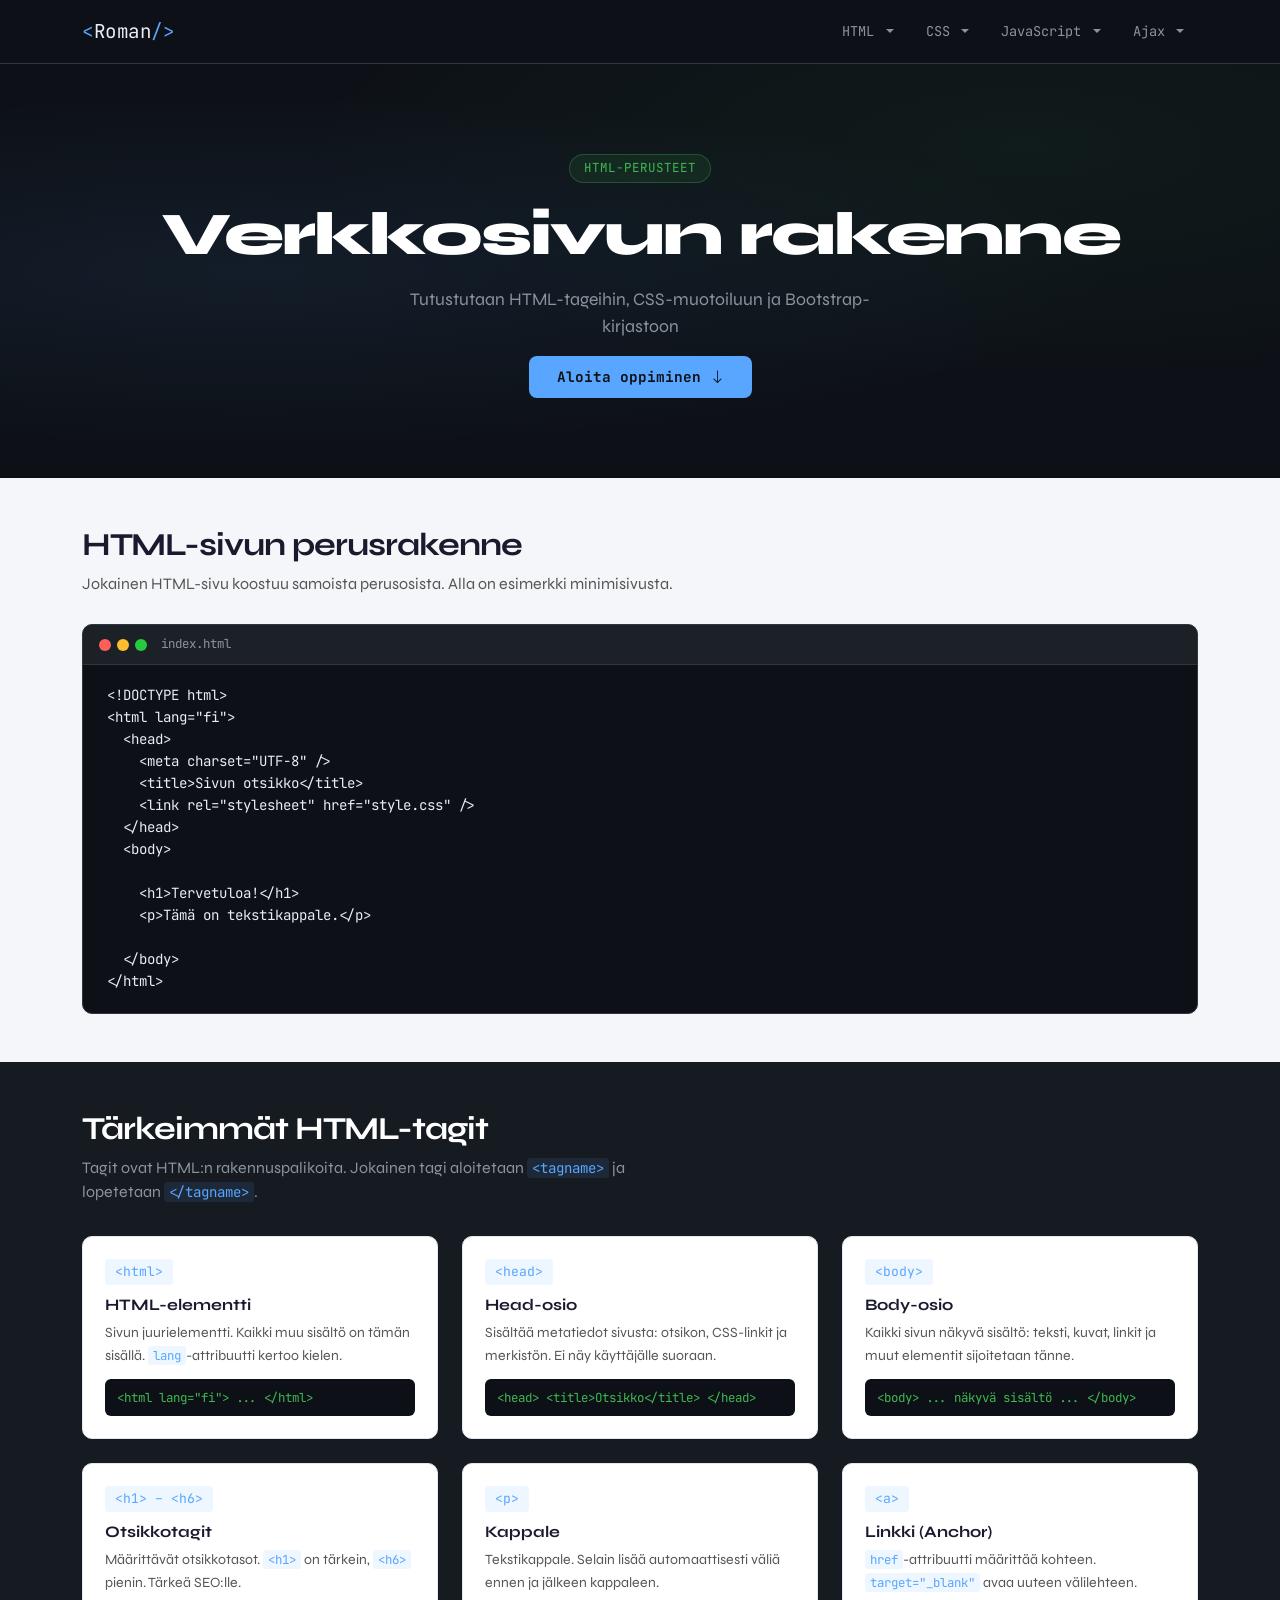
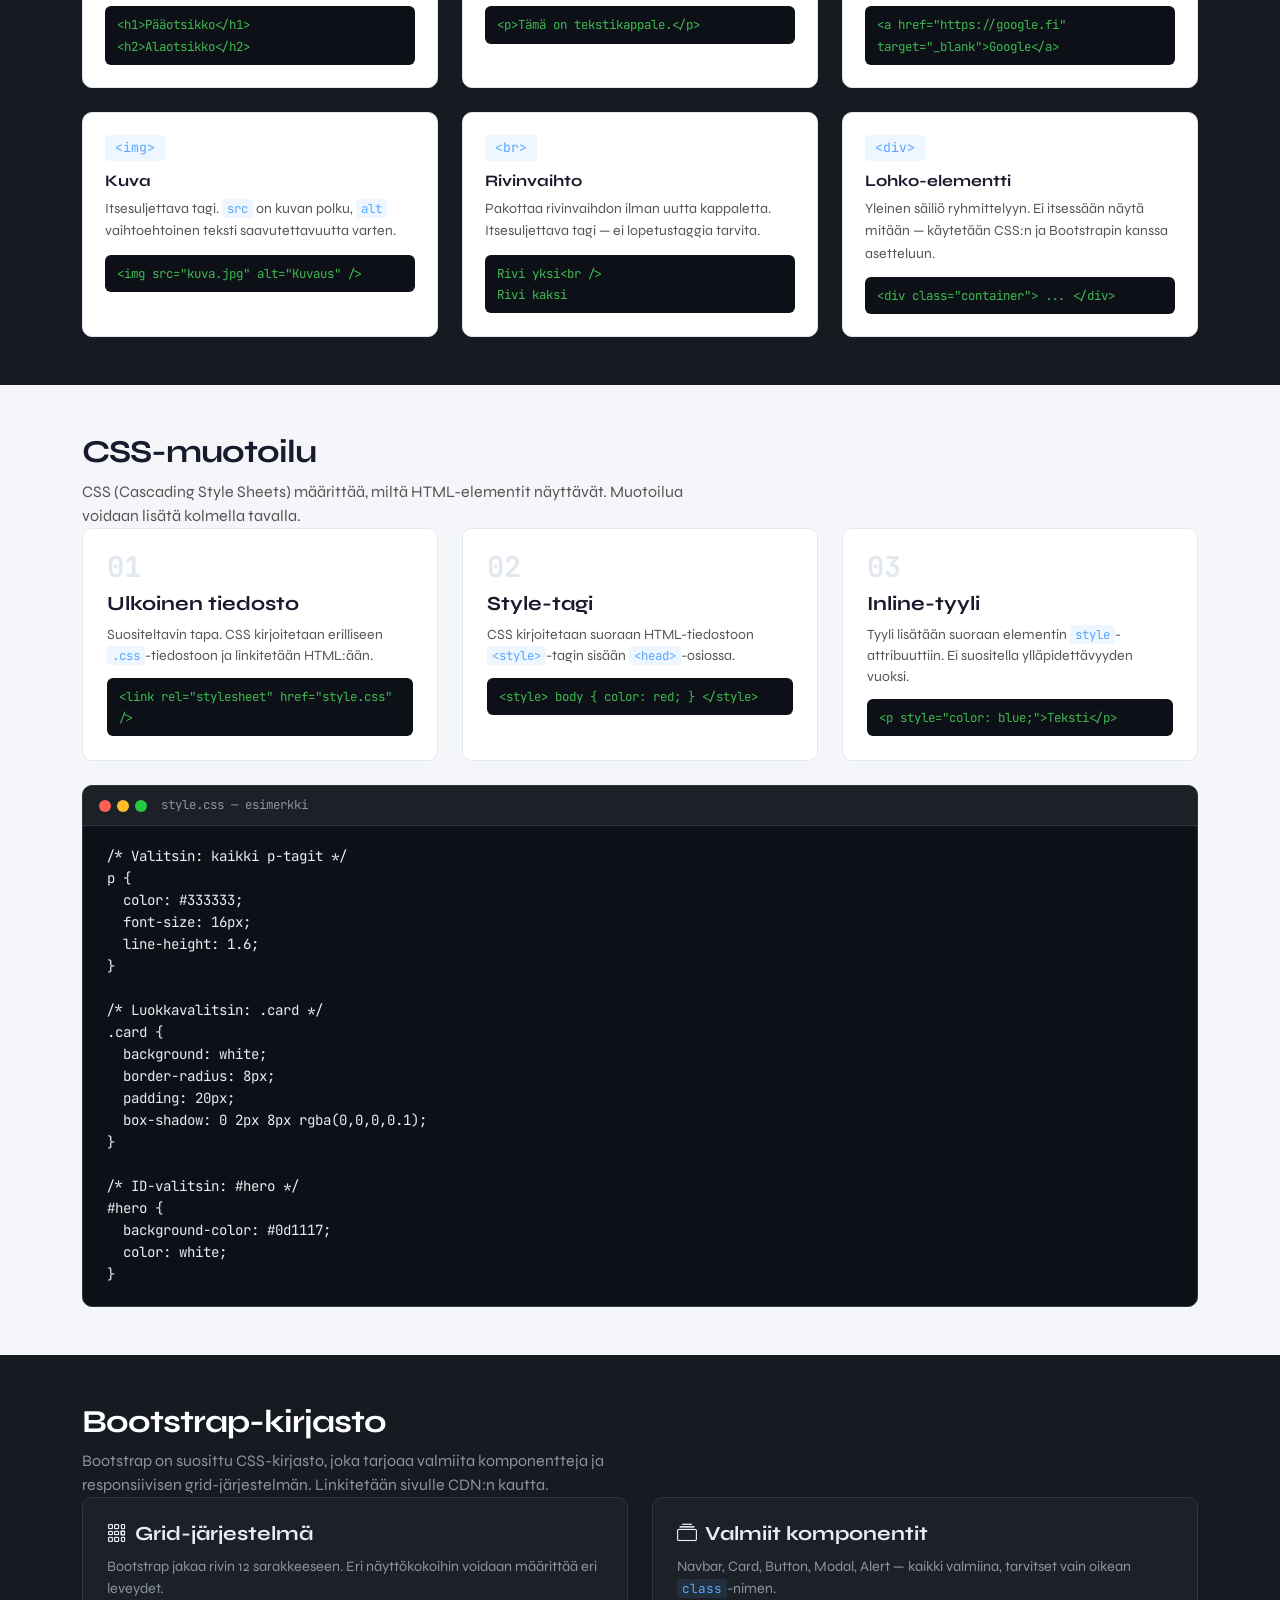
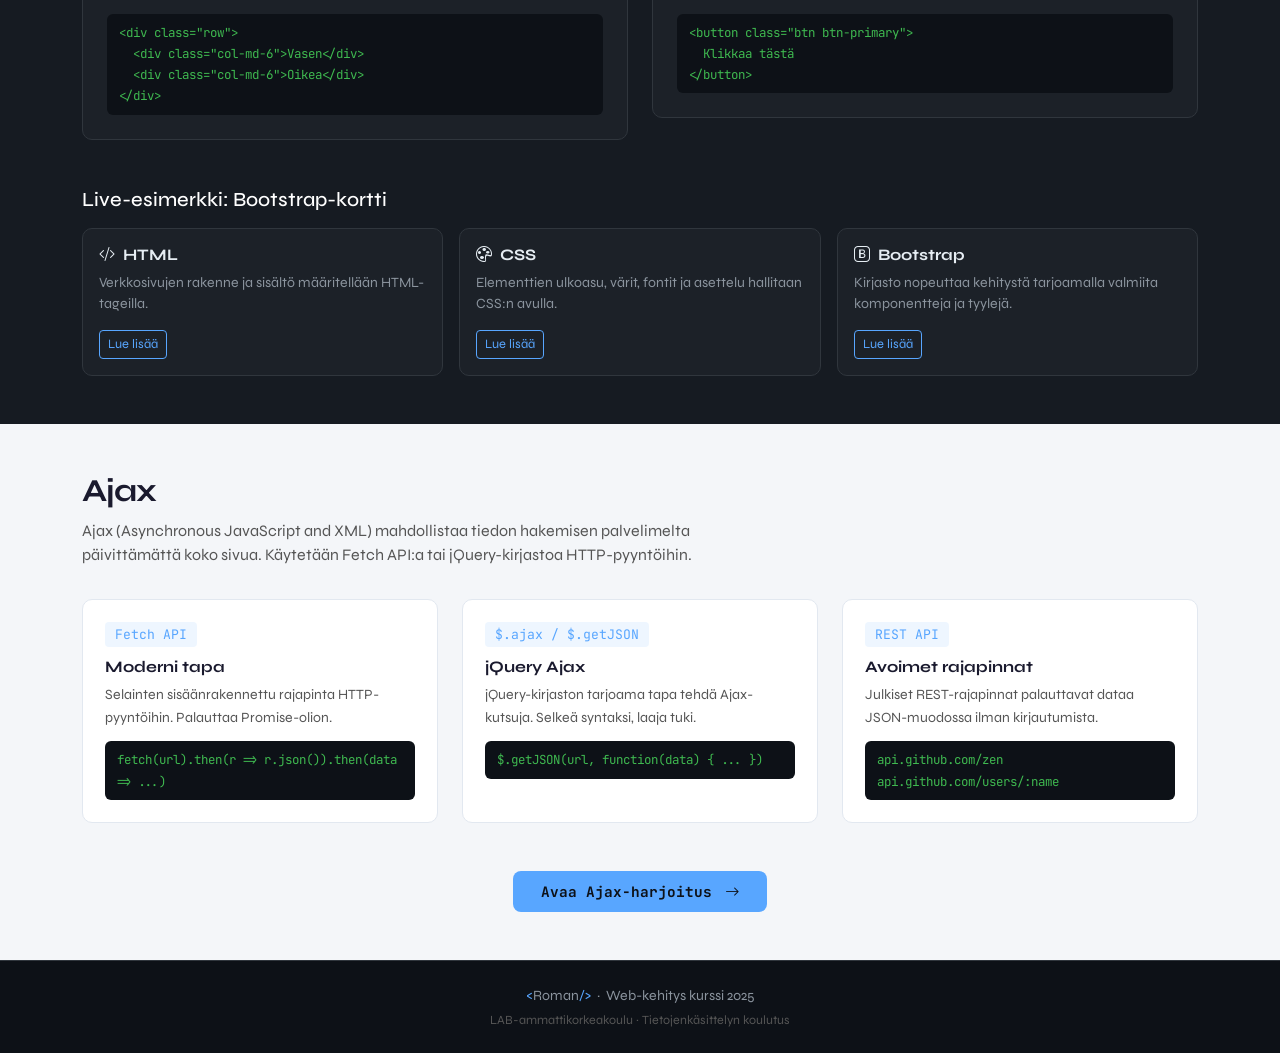
<file: index.html>
<!DOCTYPE html>
<html lang="fi">

<head>
    <meta charset="UTF-8" />
    <meta name="viewport" content="width=device-width, initial-scale=1.0" />
    <title>HTML-perusteet | Web-kehitys kurssi</title>
    <link href="https://cdn.jsdelivr.net/npm/bootstrap@5.3.3/dist/css/bootstrap.min.css" rel="stylesheet" />
    <link href="https://cdn.jsdelivr.net/npm/bootstrap-icons@1.11.3/font/bootstrap-icons.css" rel="stylesheet" />
    <link
        href="https://fonts.googleapis.com/css2?family=JetBrains+Mono:wght@400;700&family=Syne:wght@400;700;800&display=swap"
        rel="stylesheet" />
    <link rel="stylesheet" href="style.css" />
</head>

<body>

    <nav class="navbar navbar-expand-lg sticky-top" id="mainNav">
        <div class="container">
            <a class="navbar-brand" href="#">
                <span class="brand-tag">&lt;</span>Roman<span class="brand-tag">/&gt;</span>
            </a>
            <button class="navbar-toggler" type="button" data-bs-toggle="collapse" data-bs-target="#navMenu">
                <span class="navbar-toggler-icon"></span>
            </button>
            <div class="collapse navbar-collapse" id="navMenu">
                <ul class="navbar-nav ms-auto gap-1">
                    <li class="nav-item dropdown">
                        <a class="nav-link dropdown-toggle" href="#" role="button" data-bs-toggle="dropdown"
                            aria-expanded="false">
                            HTML
                        </a>
                        <ul class="dropdown-menu dropdown-menu-end">
                            <li>
                                <a class="dropdown-item" href="HTML5/html/index.html" target="_blank">
                                    Tehtävä 1 - HTML
                                </a>
                            </li>
                            <li>
                                <a class="dropdown-item" href="HTML5/lomake/index.html" target="_blank">
                                    Tehtävä 2 - Lomaketehtävä
                                </a>
                            </li>
                            <!-- <li>
                                <hr class="dropdown-divider">
                            </li> -->
                        </ul>
                    </li>
                    <li class="nav-item dropdown">
                        <a class="nav-link dropdown-toggle" href="#" role="button" data-bs-toggle="dropdown"
                            aria-expanded="false">
                            CSS
                        </a>
                        <ul class="dropdown-menu dropdown-menu-end">
                            <li>
                                <a class="dropdown-item" href="CSS3/css_osa_1/kurssit/index.html" target="_blank">
                                    Tehtävä 1 - HTML
                                </a>
                            </li>
                            <li>
                                <a class="dropdown-item" href="CSS3/css_osa_1/lomake/index.html" target="_blank">
                                    Tehtävä 2 - Lomaketehtävä
                                </a>
                            </li>
                            <!-- <li>
                                <hr class="dropdown-divider">
                            </li> -->
                        </ul>
                    </li>
                    <li class="nav-item dropdown">
                        <a class="nav-link dropdown-toggle" href="#" role="button" data-bs-toggle="dropdown"
                            aria-expanded="false">
                            JavaScript
                        </a>
                        <ul class="dropdown-menu dropdown-menu-end">
                            <li>
                                <a class="dropdown-item" href="JavaScript/javaScriptiin_tutustuminen/index.html"
                                    target="_blank">
                                    Tehtävä 1 - JavaScriptiin tutustuminen
                                </a>
                            </li>
                            <li>
                                <a class="dropdown-item" href="JavaScript/osoite_kartalla/index.html" target="_blank">
                                    Tehtävä 2 - Osoite kartalla
                                </a>
                            </li>
                            <li>
                                <a class="dropdown-item" href="JavaScript/yksinkertainen_laskin/index.html"
                                    target="_blank">
                                    Tehtävä 3 - Yksinkertainen laskin
                                </a>
                            </li>
                            <li>
                                <a class="dropdown-item" href="JavaScript/vaihtuvasisältöinen_mediaelementti/index.html"
                                    target="_blank">
                                    Tehtävä 4 - Vaihtuvasisältöinen mediaelementti
                                </a>
                            </li>
                            <li>
                                <a class="dropdown-item" href="JavaScript/vaihtaminen_lista/index.html" target="_blank">
                                    Tehtävä 5 - Näytä lista tai ruudukko
                                </a>
                            </li>
                        </ul>
                    </li>
                    <li class="nav-item dropdown">
                        <a class="nav-link dropdown-toggle" href="#" role="button" data-bs-toggle="dropdown"
                            aria-expanded="false">
                            Ajax
                        </a>
                        <ul class="dropdown-menu dropdown-menu-end">
                            <li>
                                <a class="dropdown-item" href="Ajax/ajax_harjoitus/index.html" target="_blank">
                                    Tehtävä 1 - Ajax-harjoitus (GitHub API)
                                </a>
                            </li>
                        </ul>
                    </li>
                </ul>

            </div>
        </div>
    </nav>

    <header class="hero-section">
        <div class="container text-center">
            <div class="hero-badge mb-3">HTML-perusteet</div>
            <h1 class="hero-title">Verkkosivun rakenne</h1>
            <p class="hero-sub">
                Tutustutaan HTML-tageihin, CSS-muotoiluun ja Bootstrap-kirjastoon
            </p>
            <a href="#tags" class="btn btn-hero mt-3">
                Aloita oppiminen <i class="bi bi-arrow-down"></i>
            </a>
        </div>
    </header>

    <section class="section-light py-5" id="structure">
        <div class="container">
            <h2 class="section-title">HTML-sivun perusrakenne</h2>
            <p class="section-sub">
                Jokainen HTML-sivu koostuu samoista perusosista. Alla on esimerkki minimisivusta.
            </p>
            <div class="code-block">
                <div class="code-header">
                    <span class="dot red"></span><span class="dot yellow"></span><span class="dot green"></span>
                    <span class="code-filename">index.html</span>
                </div>
                <pre><code>&lt;!DOCTYPE html&gt;
&lt;html lang="fi"&gt;
  &lt;head&gt;
    &lt;meta charset="UTF-8" /&gt;
    &lt;title&gt;Sivun otsikko&lt;/title&gt;
    &lt;link rel="stylesheet" href="style.css" /&gt;
  &lt;/head&gt;
  &lt;body&gt;

    &lt;h1&gt;Tervetuloa!&lt;/h1&gt;
    &lt;p&gt;Tämä on tekstikappale.&lt;/p&gt;

  &lt;/body&gt;
&lt;/html&gt;</code></pre>
            </div>
        </div>
    </section>

    <section class="section-dark py-5" id="tags">
        <div class="container">
            <h2 class="section-title light">Tärkeimmät HTML-tagit</h2>
            <p class="section-sub light">
                Tagit ovat HTML:n rakennuspalikoita. Jokainen tagi aloitetaan
                <code>&lt;tagname&gt;</code> ja lopetetaan <code>&lt;/tagname&gt;</code>.
            </p>

            <div class="row g-4 mt-2">

                <div class="col-md-6 col-lg-4">
                    <div class="tag-card">
                        <div class="tag-label">&lt;html&gt;</div>
                        <h5 class="tag-name">HTML-elementti</h5>
                        <p>Sivun juurielementti. Kaikki muu sisältö on tämän sisällä. <code>lang</code>-attribuutti
                            kertoo kielen.</p>
                        <div class="tag-example">&lt;html lang="fi"&gt; ... &lt;/html&gt;</div>
                    </div>
                </div>

                <div class="col-md-6 col-lg-4">
                    <div class="tag-card">
                        <div class="tag-label">&lt;head&gt;</div>
                        <h5 class="tag-name">Head-osio</h5>
                        <p>Sisältää metatiedot sivusta: otsikon, CSS-linkit ja merkistön. Ei näy käyttäjälle suoraan.
                        </p>
                        <div class="tag-example">&lt;head&gt; &lt;title&gt;Otsikko&lt;/title&gt; &lt;/head&gt;</div>
                    </div>
                </div>

                <div class="col-md-6 col-lg-4">
                    <div class="tag-card">
                        <div class="tag-label">&lt;body&gt;</div>
                        <h5 class="tag-name">Body-osio</h5>
                        <p>Kaikki sivun näkyvä sisältö: teksti, kuvat, linkit ja muut elementit sijoitetaan tänne.</p>
                        <div class="tag-example">&lt;body&gt; ... näkyvä sisältö ... &lt;/body&gt;</div>
                    </div>
                </div>

                <div class="col-md-6 col-lg-4">
                    <div class="tag-card">
                        <div class="tag-label">&lt;h1&gt; – &lt;h6&gt;</div>
                        <h5 class="tag-name">Otsikkotagit</h5>
                        <p>Määrittävät otsikkotasot. <code>&lt;h1&gt;</code> on tärkein, <code>&lt;h6&gt;</code> pienin.
                            Tärkeä SEO:lle.</p>
                        <div class="tag-example">&lt;h1&gt;Pääotsikko&lt;/h1&gt;<br>&lt;h2&gt;Alaotsikko&lt;/h2&gt;
                        </div>
                    </div>
                </div>

                <div class="col-md-6 col-lg-4">
                    <div class="tag-card">
                        <div class="tag-label">&lt;p&gt;</div>
                        <h5 class="tag-name">Kappale</h5>
                        <p>Tekstikappale. Selain lisää automaattisesti väliä ennen ja jälkeen kappaleen.</p>
                        <div class="tag-example">&lt;p&gt;Tämä on tekstikappale.&lt;/p&gt;</div>
                    </div>
                </div>

                <div class="col-md-6 col-lg-4">
                    <div class="tag-card">
                        <div class="tag-label">&lt;a&gt;</div>
                        <h5 class="tag-name">Linkki (Anchor)</h5>
                        <p><code>href</code>-attribuutti määrittää kohteen. <code>target="_blank"</code> avaa uuteen
                            välilehteen.</p>
                        <div class="tag-example">&lt;a href="https://google.fi" target="_blank"&gt;Google&lt;/a&gt;
                        </div>
                    </div>
                </div>

                <div class="col-md-6 col-lg-4">
                    <div class="tag-card">
                        <div class="tag-label">&lt;img&gt;</div>
                        <h5 class="tag-name">Kuva</h5>
                        <p>Itsesuljettava tagi. <code>src</code> on kuvan polku, <code>alt</code> vaihtoehtoinen teksti
                            saavutettavuutta varten.</p>
                        <div class="tag-example">&lt;img src="kuva.jpg" alt="Kuvaus" /&gt;</div>
                    </div>
                </div>

                <div class="col-md-6 col-lg-4">
                    <div class="tag-card">
                        <div class="tag-label">&lt;br&gt;</div>
                        <h5 class="tag-name">Rivinvaihto</h5>
                        <p>Pakottaa rivinvaihdon ilman uutta kappaletta. Itsesuljettava tagi — ei lopetustaggia tarvita.
                        </p>
                        <div class="tag-example">Rivi yksi&lt;br /&gt;<br>Rivi kaksi</div>
                    </div>
                </div>

                <div class="col-md-6 col-lg-4">
                    <div class="tag-card">
                        <div class="tag-label">&lt;div&gt;</div>
                        <h5 class="tag-name">Lohko-elementti</h5>
                        <p>Yleinen säiliö ryhmittelyyn. Ei itsessään näytä mitään — käytetään CSS:n ja Bootstrapin
                            kanssa asetteluun.</p>
                        <div class="tag-example">&lt;div class="container"&gt; ... &lt;/div&gt;</div>
                    </div>
                </div>

            </div>
        </div>
    </section>

    <section class="section-light py-5" id="css">
        <div class="container">
            <h2 class="section-title">CSS-muotoilu</h2>
            <p class="section-sub">
                CSS (Cascading Style Sheets) määrittää, miltä HTML-elementit näyttävät.
                Muotoilua voidaan lisätä kolmella tavalla.
            </p>

            <div class="row g-4">
                <div class="col-md-4">
                    <div class="css-method-card">
                        <div class="method-number">01</div>
                        <h5>Ulkoinen tiedosto</h5>
                        <p>Suositeltavin tapa. CSS kirjoitetaan erilliseen <code>.css</code>-tiedostoon ja linkitetään
                            HTML:ään.</p>
                        <div class="tag-example">&lt;link rel="stylesheet" href="style.css" /&gt;</div>
                    </div>
                </div>
                <div class="col-md-4">
                    <div class="css-method-card">
                        <div class="method-number">02</div>
                        <h5>Style-tagi</h5>
                        <p>CSS kirjoitetaan suoraan HTML-tiedostoon <code>&lt;style&gt;</code>-tagin sisään
                            <code>&lt;head&gt;</code>-osiossa.
                        </p>
                        <div class="tag-example">&lt;style&gt; body { color: red; } &lt;/style&gt;</div>
                    </div>
                </div>
                <div class="col-md-4">
                    <div class="css-method-card">
                        <div class="method-number">03</div>
                        <h5>Inline-tyyli</h5>
                        <p>Tyyli lisätään suoraan elementin <code>style</code>-attribuuttiin. Ei suositella
                            ylläpidettävyyden vuoksi.</p>
                        <div class="tag-example">&lt;p style="color: blue;"&gt;Teksti&lt;/p&gt;</div>
                    </div>
                </div>
            </div>

            <div class="code-block mt-4">
                <div class="code-header">
                    <span class="dot red"></span><span class="dot yellow"></span><span class="dot green"></span>
                    <span class="code-filename">style.css — esimerkki</span>
                </div>
                <pre><code>/* Valitsin: kaikki p-tagit */
p {
  color: #333333;
  font-size: 16px;
  line-height: 1.6;
}

/* Luokkavalitsin: .card */
.card {
  background: white;
  border-radius: 8px;
  padding: 20px;
  box-shadow: 0 2px 8px rgba(0,0,0,0.1);
}

/* ID-valitsin: #hero */
#hero {
  background-color: #0d1117;
  color: white;
}</code></pre>
            </div>
        </div>
    </section>

    <section class="section-dark py-5" id="bootstrap">
        <div class="container">
            <h2 class="section-title light">Bootstrap-kirjasto</h2>
            <p class="section-sub light">
                Bootstrap on suosittu CSS-kirjasto, joka tarjoaa valmiita komponentteja ja
                responsiivisen grid-järjestelmän. Linkitetään sivulle CDN:n kautta.
            </p>

            <div class="row g-4 align-items-start">
                <div class="col-lg-6">
                    <div class="bootstrap-info-card">
                        <h5><i class="bi bi-grid-3x3-gap me-2"></i>Grid-järjestelmä</h5>
                        <p>Bootstrap jakaa rivin 12 sarakkeeseen. Eri näyttökokoihin voidaan määrittää eri leveydet.</p>
                        <div class="tag-example">
                            &lt;div class="row"&gt;<br>
                            &nbsp;&nbsp;&lt;div class="col-md-6"&gt;Vasen&lt;/div&gt;<br>
                            &nbsp;&nbsp;&lt;div class="col-md-6"&gt;Oikea&lt;/div&gt;<br>
                            &lt;/div&gt;
                        </div>
                    </div>
                </div>
                <div class="col-lg-6">
                    <div class="bootstrap-info-card">
                        <h5><i class="bi bi-collection me-2"></i>Valmiit komponentit</h5>
                        <p>Navbar, Card, Button, Modal, Alert — kaikki valmiina, tarvitset vain oikean
                            <code>class</code>-nimen.
                        </p>
                        <div class="tag-example">
                            &lt;button class="btn btn-primary"&gt;<br>
                            &nbsp;&nbsp;Klikkaa tästä<br>
                            &lt;/button&gt;
                        </div>
                    </div>
                </div>
            </div>

            <div class="mt-5">
                <h5 class="text-white mb-3">Live-esimerkki: Bootstrap-kortti</h5>
                <div class="row justify-content-center g-3">
                    <div class="col-sm-6 col-lg-4">
                        <div class="card demo-card h-100">
                            <div class="card-body">
                                <h5 class="card-title"><i class="bi bi-code-slash me-2"></i>HTML</h5>
                                <p class="card-text">Verkkosivujen rakenne ja sisältö määritellään HTML-tageilla.</p>
                                <a href="#tags" class="btn btn-sm btn-outline-primary">Lue lisää</a>
                            </div>
                        </div>
                    </div>
                    <div class="col-sm-6 col-lg-4">
                        <div class="card demo-card h-100">
                            <div class="card-body">
                                <h5 class="card-title"><i class="bi bi-palette me-2"></i>CSS</h5>
                                <p class="card-text">Elementtien ulkoasu, värit, fontit ja asettelu hallitaan CSS:n
                                    avulla.</p>
                                <a href="#css" class="btn btn-sm btn-outline-primary">Lue lisää</a>
                            </div>
                        </div>
                    </div>
                    <div class="col-sm-6 col-lg-4">
                        <div class="card demo-card h-100">
                            <div class="card-body">
                                <h5 class="card-title"><i class="bi bi-bootstrap me-2"></i>Bootstrap</h5>
                                <p class="card-text">Kirjasto nopeuttaa kehitystä tarjoamalla valmiita komponentteja ja
                                    tyylejä.</p>
                                <a href="#bootstrap" class="btn btn-sm btn-outline-primary">Lue lisää</a>
                            </div>
                        </div>
                    </div>
                </div>
            </div>
        </div>
    </section>

    <section class="section-light py-5" id="ajax">
        <div class="container">
            <h2 class="section-title">Ajax</h2>
            <p class="section-sub">
                Ajax (Asynchronous JavaScript and XML) mahdollistaa tiedon hakemisen palvelimelta
                päivittämättä koko sivua. Käytetään Fetch API:a tai jQuery-kirjastoa HTTP-pyyntöihin.
            </p>
            <div class="row g-4 mt-2">
                <div class="col-md-6 col-lg-4">
                    <div class="tag-card">
                        <div class="tag-label">Fetch API</div>
                        <h5 class="tag-name">Moderni tapa</h5>
                        <p>Selainten sisäänrakennettu rajapinta HTTP-pyyntöihin. Palauttaa Promise-olion.</p>
                        <div class="tag-example">fetch(url).then(r =&gt; r.json()).then(data =&gt; ...)</div>
                    </div>
                </div>
                <div class="col-md-6 col-lg-4">
                    <div class="tag-card">
                        <div class="tag-label">$.ajax / $.getJSON</div>
                        <h5 class="tag-name">jQuery Ajax</h5>
                        <p>jQuery-kirjaston tarjoama tapa tehdä Ajax-kutsuja. Selkeä syntaksi, laaja tuki.</p>
                        <div class="tag-example">$.getJSON(url, function(data) &#123; ... &#125;)</div>
                    </div>
                </div>
                <div class="col-md-6 col-lg-4">
                    <div class="tag-card">
                        <div class="tag-label">REST API</div>
                        <h5 class="tag-name">Avoimet rajapinnat</h5>
                        <p>Julkiset REST-rajapinnat palauttavat dataa JSON-muodossa ilman kirjautumista.</p>
                        <div class="tag-example">api.github.com/zen<br>api.github.com/users/:name</div>
                    </div>
                </div>
            </div>
            <div class="text-center mt-5">
                <a href="Ajax/ajax_harjoitus/index.html" target="_blank" class="btn btn-hero">
                    Avaa Ajax-harjoitus <i class="bi bi-arrow-right ms-1"></i>
                </a>
            </div>
        </div>
    </section>

    <footer class="site-footer py-4">
        <div class="container text-center">
            <p class="mb-1">
                <span class="brand-tag">&lt;</span>Roman<span class="brand-tag">/&gt;</span>
                &nbsp;·&nbsp; Web-kehitys kurssi 2025
            </p>
            <p class="footer-sub">LAB-ammattikorkeakoulu · Tietojenkäsittelyn koulutus</p>
        </div>
    </footer>

    <script src="https://cdn.jsdelivr.net/npm/bootstrap@5.3.3/dist/js/bootstrap.bundle.min.js"></script>
</body>

</html>
</file>
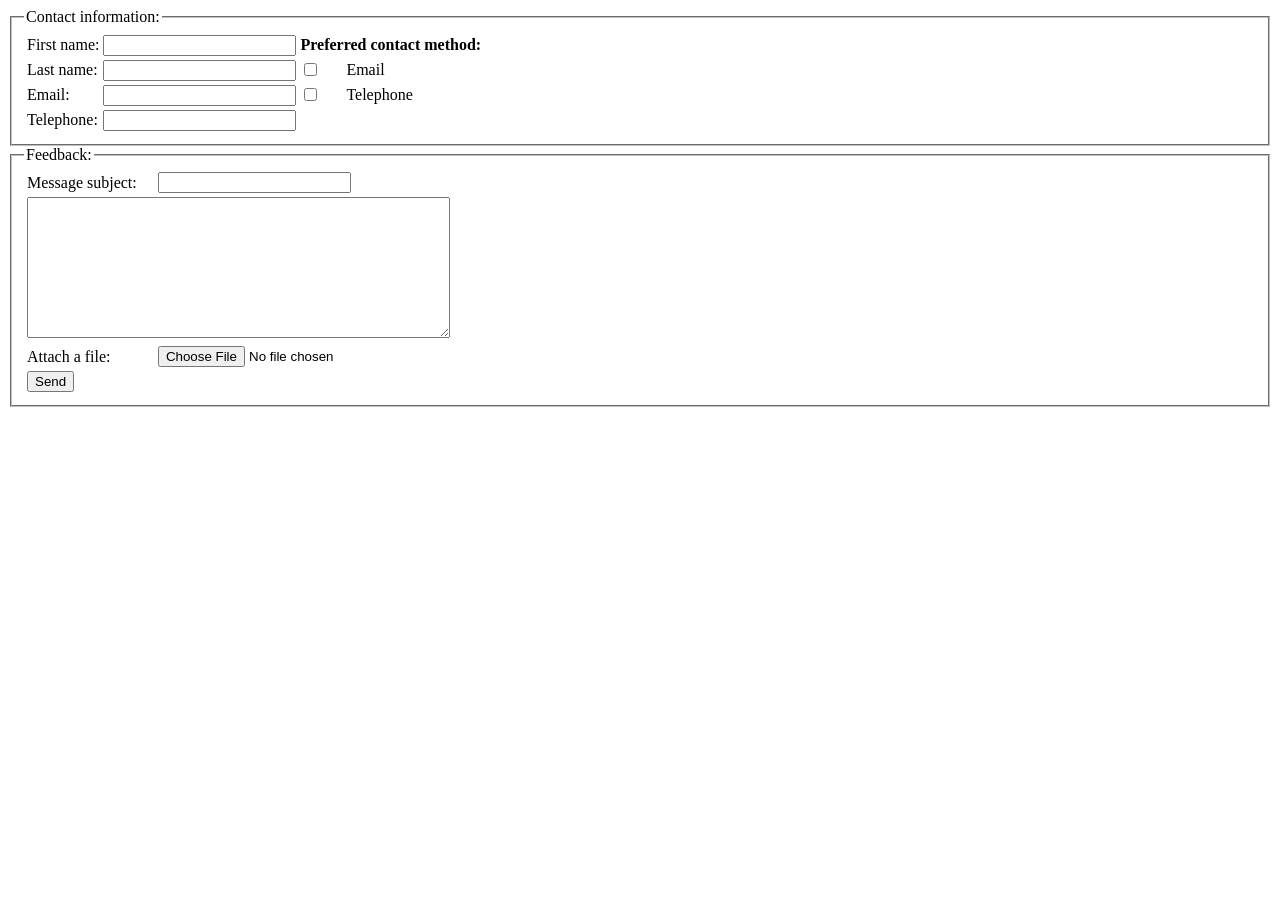
<file: HTML5/lomake/index.html>
<!DOCTYPE html>
<html lang="en">

<head>
    <meta charset="UTF-8">
    <meta name="viewport" content="width=device-width, initial-scale=1.0">
    <title>Contact Form</title>
</head>

<body>

    <form action="#" method="post">

        <fieldset>
            <legend>Contact information:</legend>
            <table>
                <tr>
                    <td><label for="firstname">First name:</label></td>
                    <td><input type="text" id="firstname" name="firstname" size="22"></td>
                    <td colspan="2"><b>Preferred contact method:</b></td>
                </tr>
                <tr>
                    <td><label for="lastname">Last name:</label></td>
                    <td><input type="text" id="lastname" name="lastname" size="22"></td>
                    <td><input type="checkbox" id="contact_email" name="contact_method" value="email"></td>
                    <td><label for="contact_email">Email</label></td>
                </tr>
                <tr>
                    <td><label for="email">Email:</label></td>
                    <td><input type="email" id="email" name="email" size="22"></td>
                    <td><input type="checkbox" id="contact_telephone" name="contact_method" value="telephone"></td>
                    <td><label for="contact_telephone">Telephone</label></td>
                </tr>
                <tr>
                    <td><label for="telephone">Telephone:</label></td>
                    <td><input type="tel" id="telephone" name="telephone" size="22"></td>
                    <td></td>
                    <td></td>
                </tr>
            </table>
        </fieldset>

        <fieldset>
            <legend>Feedback:</legend>
            <table>
                <tr>
                    <td><label for="subject">Message subject:</label></td>
                    <td><input type="text" id="subject" name="subject" size="22"></td>
                </tr>
                <tr>
                    <td colspan="2">
                        <textarea id="message" name="message" rows="9" cols="50"></textarea>
                    </td>
                </tr>
                <tr>
                    <td><label for="attachment">Attach a file:</label></td>
                    <td><input type="file" id="attachment" name="attachment"></td>
                </tr>
                <tr>
                    <td colspan="2">
                        <input type="submit" value="Send">
                    </td>
                </tr>
            </table>
        </fieldset>

    </form>

</body>

</html>
</file>
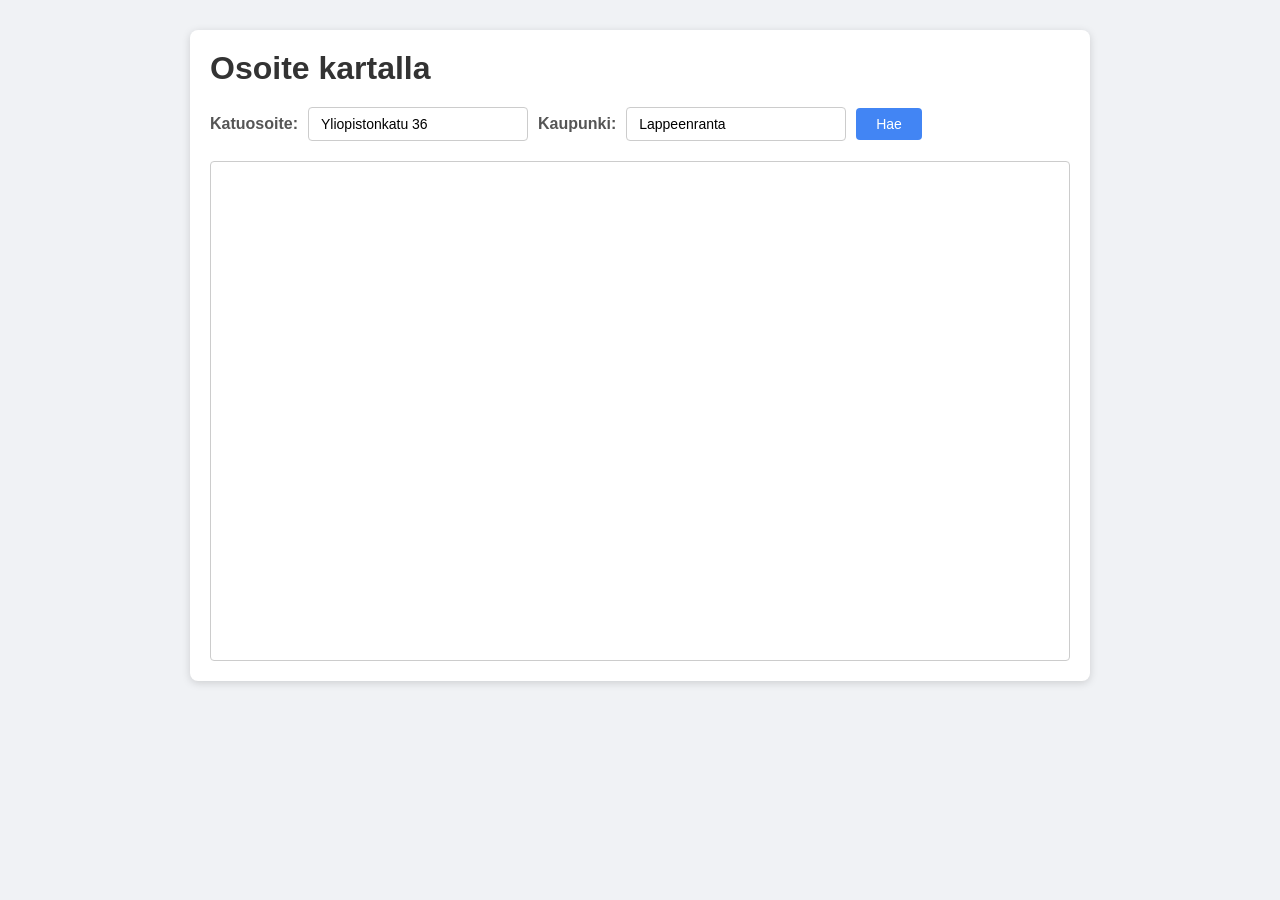
<file: JavaScript/osoite_kartalla/index.html>
<!DOCTYPE html>
<html lang="fi">
<head>
    <meta charset="UTF-8">
    <meta name="viewport" content="width=device-width, initial-scale=1.0">
    <title>Osoite kartalla</title>
    <link rel="stylesheet" href="style.css">
</head>
<body>
    <div class="container">
        <h1>Osoite kartalla</h1>
        <div class="search-form">
            <label for="addr-field">Katuosoite:</label>
            <input type="text" id="addr-field" placeholder="esim. Yliopistonkatu 36">

            <label for="city-field">Kaupunki:</label>
            <input type="text" id="city-field" placeholder="esim. Lappeenranta">

            <button onclick="haeOsoite()">Hae</button>
        </div>
        <div class="map-container">
            <iframe id="map-frame"
                src=""
                width="100%"
                height="100%"
                frameBorder="0">
            </iframe>
        </div>
    </div>
    <script src="script.js"></script>
</body>
</html>
</file>
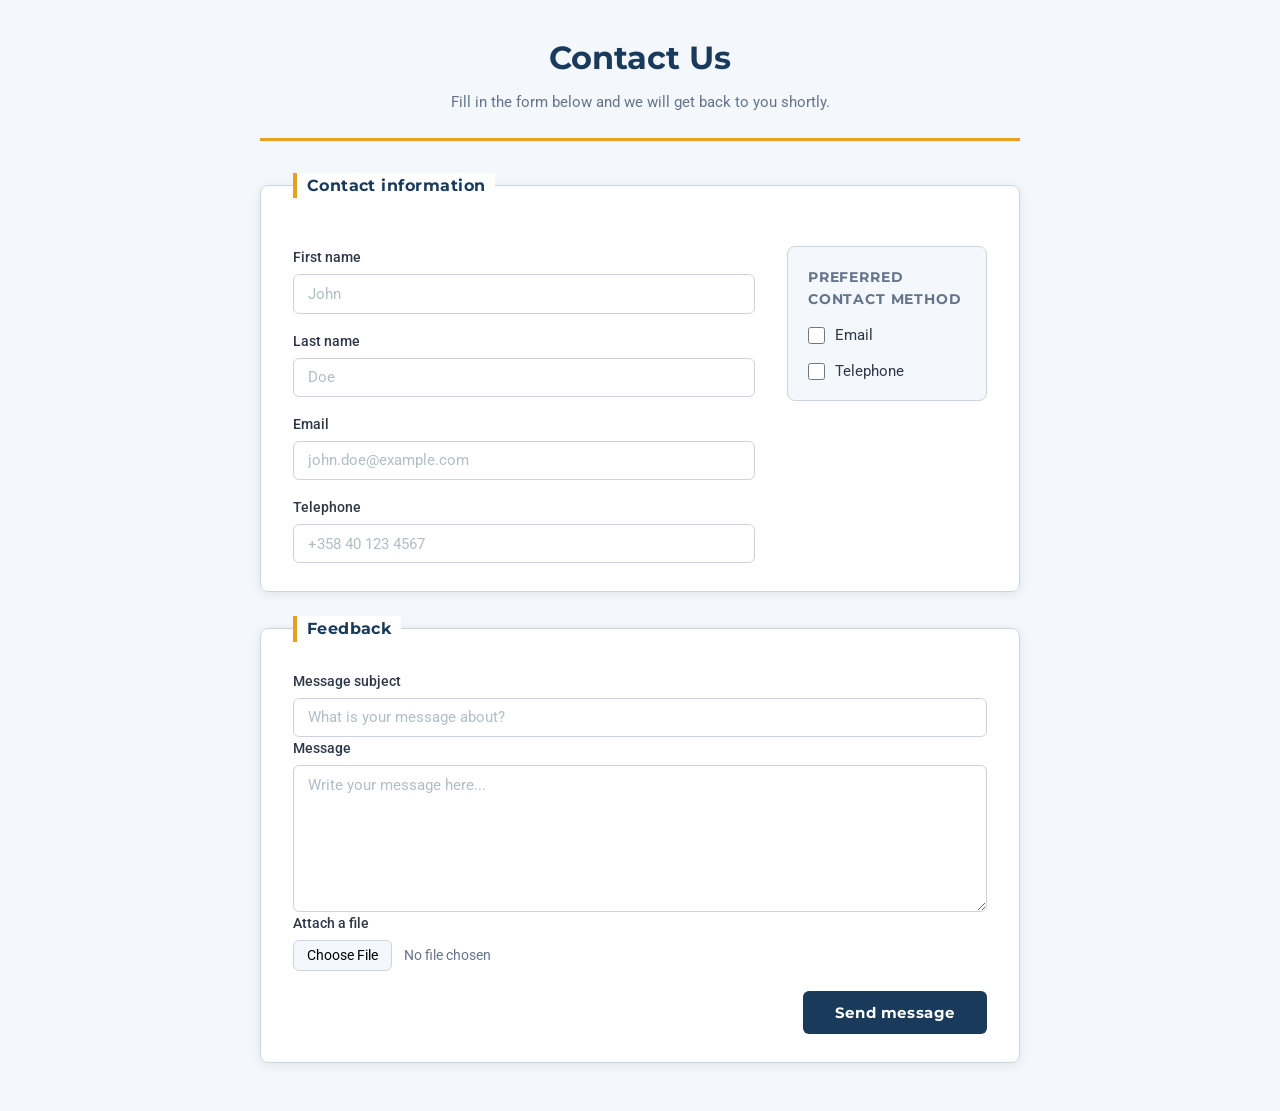
<file: CSS3/css_osa_1/lomake/index.html>
<!DOCTYPE html>
<html lang="en">

<head>
    <meta charset="UTF-8">
    <meta name="viewport" content="width=device-width, initial-scale=1.0">
    <title>Contact Form</title>
    <link rel="stylesheet" href="lomake.css">
    <link href="https://fonts.googleapis.com/css2?family=Montserrat:wght@600;700&family=Roboto:wght@400;500&display=swap" rel="stylesheet">
</head>

<body>

    <div class="page-wrapper">

        <header class="form-header">
            <h1 class="form-title">Contact Us</h1>
            <p class="form-subtitle">Fill in the form below and we will get back to you shortly.</p>
        </header>

        <form action="#" method="post" class="contact-form">

            <fieldset class="form-fieldset">
                <legend class="form-legend">Contact information</legend>

                <div class="form-columns">

                    <div class="form-column">
                        <div class="form-group">
                            <label for="firstname" class="form-label">First name</label>
                            <input type="text" id="firstname" name="firstname" class="form-input" placeholder="John">
                        </div>

                        <div class="form-group">
                            <label for="lastname" class="form-label">Last name</label>
                            <input type="text" id="lastname" name="lastname" class="form-input" placeholder="Doe">
                        </div>

                        <div class="form-group">
                            <label for="email" class="form-label">Email</label>
                            <input type="email" id="email" name="email" class="form-input" placeholder="john.doe@example.com">
                        </div>

                        <div class="form-group">
                            <label for="telephone" class="form-label">Telephone</label>
                            <input type="tel" id="telephone" name="telephone" class="form-input" placeholder="+358 40 123 4567">
                        </div>
                    </div>

                    <div class="form-column form-column--contact-method">
                        <div class="contact-method-box">
                            <span class="contact-method-title">Preferred contact method</span>
                            <div class="checkbox-group">
                                <input type="checkbox" id="contact_email" name="contact_method" value="email" class="checkbox-input">
                                <label for="contact_email" class="checkbox-label">Email</label>
                            </div>
                            <div class="checkbox-group">
                                <input type="checkbox" id="contact_telephone" name="contact_method" value="telephone" class="checkbox-input">
                                <label for="contact_telephone" class="checkbox-label">Telephone</label>
                            </div>
                        </div>
                    </div>

                </div>
            </fieldset>

            <fieldset class="form-fieldset">
                <legend class="form-legend">Feedback</legend>

                <div class="form-group">
                    <label for="subject" class="form-label">Message subject</label>
                    <input type="text" id="subject" name="subject" class="form-input" placeholder="What is your message about?">
                </div>

                <div class="form-group">
                    <label for="message" class="form-label">Message</label>
                    <textarea id="message" name="message" rows="7" class="form-textarea" placeholder="Write your message here..."></textarea>
                </div>

                <div class="form-group">
                    <label for="attachment" class="form-label">Attach a file</label>
                    <input type="file" id="attachment" name="attachment" class="form-file">
                </div>

                <div class="form-submit">
                    <button type="submit" class="submit-btn">Send message</button>
                </div>

            </fieldset>

        </form>

    </div>

</body>

</html>
</file>
<file: style.css>
:root {
    --bg-dark: #0d1117;
    --bg-dark-2: #161b22;
    --bg-light: #f4f6f9;
    --accent: #58a6ff;
    --accent-2: #3fb950;
    --text-light: #e6edf3;
    --text-muted: #8b949e;
    --card-dark: #1c2128;
    --border-dark: #30363d;
    --font-mono: 'JetBrains Mono', monospace;
    --font-display: 'Syne', sans-serif;
}

* {
    box-sizing: border-box;
}

body {
    font-family: var(--font-display);
    background-color: var(--bg-light);
    color: #1a1a2e;
    scroll-behavior: smooth;
}

code {
    font-family: var(--font-mono);
    color: var(--accent);
    background: rgba(88, 166, 255, 0.1);
    padding: 1px 5px;
    border-radius: 3px;
    font-size: 0.88em;
}

#mainNav {
    background-color: var(--bg-dark);
    border-bottom: 1px solid var(--border-dark);
    padding: 12px 0;
}

.navbar-brand {
    font-family: var(--font-mono);
    font-size: 1.2rem;
    color: var(--text-light) !important;
    letter-spacing: -0.5px;
}

.brand-tag {
    color: var(--accent);
}

#mainNav .nav-link {
    font-family: var(--font-mono);
    font-size: 0.85rem;
    color: var(--text-muted) !important;
    padding: 6px 14px;
    border-radius: 6px;
    transition: background 0.2s, color 0.2s;
}

#mainNav .nav-link:hover,
#mainNav .nav-link.active {
    background: rgba(88, 166, 255, 0.12);
    color: var(--accent) !important;
}

.hero-section {
    background-color: var(--bg-dark);
    background-image:
        radial-gradient(ellipse at 20% 50%, rgba(88, 166, 255, 0.08) 0%, transparent 60%),
        radial-gradient(ellipse at 80% 20%, rgba(63, 185, 80, 0.06) 0%, transparent 50%);
    padding: 90px 0 80px;
    color: var(--text-light);
}

.hero-badge {
    display: inline-block;
    font-family: var(--font-mono);
    font-size: 0.78rem;
    color: var(--accent-2);
    background: rgba(63, 185, 80, 0.1);
    border: 1px solid rgba(63, 185, 80, 0.3);
    padding: 4px 14px;
    border-radius: 20px;
    letter-spacing: 1px;
    text-transform: uppercase;
}

.hero-title {
    font-size: clamp(2.2rem, 5vw, 3.8rem);
    font-weight: 800;
    letter-spacing: -2px;
    color: #ffffff;
    margin-bottom: 16px;
}

.hero-sub {
    font-size: 1.1rem;
    color: var(--text-muted);
    max-width: 520px;
    margin: 0 auto;
}

.btn-hero {
    background: var(--accent);
    color: var(--bg-dark);
    font-family: var(--font-mono);
    font-size: 0.9rem;
    font-weight: 700;
    border: none;
    padding: 10px 28px;
    border-radius: 8px;
    transition: opacity 0.2s, transform 0.2s;
}

.btn-hero:hover {
    opacity: 0.85;
    transform: translateY(-2px);
    background: var(--accent) !important;
    color: var(--bg-dark) !important;
}

.section-light {
    background-color: var(--bg-light);
}

.section-dark {
    background-color: var(--bg-dark-2);
}

.section-title {
    font-size: 2rem;
    font-weight: 700;
    letter-spacing: -1px;
    color: #1a1a2e;
    margin-bottom: 8px;
}

.section-title.light {
    color: #ffffff;
}

.section-sub {
    color: #555;
    font-size: 1rem;
    max-width: 620px;
    margin-bottom: 0;
}

.section-sub.light {
    color: var(--text-muted);
}

.code-block {
    background: var(--bg-dark);
    border: 1px solid var(--border-dark);
    border-radius: 10px;
    overflow: hidden;
    margin-top: 28px;
}

.code-header {
    display: flex;
    align-items: center;
    gap: 6px;
    background: var(--card-dark);
    padding: 10px 16px;
    border-bottom: 1px solid var(--border-dark);
}

.dot {
    width: 12px;
    height: 12px;
    border-radius: 50%;
}

.dot.red {
    background: #ff5f56;
}

.dot.yellow {
    background: #ffbd2e;
}

.dot.green {
    background: #27c93f;
}

.code-filename {
    font-family: var(--font-mono);
    font-size: 0.78rem;
    color: var(--text-muted);
    margin-left: 8px;
}

.code-block pre {
    margin: 0;
    padding: 20px 24px;
    overflow-x: auto;
}

.code-block code {
    font-family: var(--font-mono);
    font-size: 0.88rem;
    color: #e6edf3;
    background: transparent;
    padding: 0;
}

.tag-card {
    background: #ffffff;
    border: 1px solid #e2e8f0;
    border-radius: 10px;
    padding: 22px;
    height: 100%;
    transition: transform 0.2s, box-shadow 0.2s;
    position: relative;
}

.tag-card:hover {
    transform: translateY(-4px);
    box-shadow: 0 12px 32px rgba(0, 0, 0, 0.08);
}

.highlight-card {
    border-color: rgba(88, 166, 255, 0.4);
    background: rgba(88, 166, 255, 0.03);
}

.tag-label {
    font-family: var(--font-mono);
    font-size: 0.82rem;
    color: var(--accent);
    background: rgba(88, 166, 255, 0.1);
    display: inline-block;
    padding: 3px 10px;
    border-radius: 4px;
    margin-bottom: 10px;
}

.tag-name {
    font-weight: 700;
    font-size: 1rem;
    margin-bottom: 8px;
    color: #1a1a2e;
}

.tag-card p {
    font-size: 0.88rem;
    color: #555;
    line-height: 1.6;
    margin-bottom: 12px;
}

.tag-example {
    font-family: var(--font-mono);
    font-size: 0.78rem;
    color: var(--accent-2);
    background: var(--bg-dark);
    padding: 8px 12px;
    border-radius: 6px;
    line-height: 1.7;
}

.css-method-card {
    background: white;
    border: 1px solid #e2e8f0;
    border-radius: 10px;
    padding: 24px;
    height: 100%;
    transition: box-shadow 0.2s;
}

.css-method-card:hover {
    box-shadow: 0 8px 24px rgba(0, 0, 0, 0.07);
}

.method-number {
    font-family: var(--font-mono);
    font-size: 1.8rem;
    font-weight: 700;
    color: #e2e8f0;
    line-height: 1;
    margin-bottom: 10px;
}

.css-method-card h5 {
    font-weight: 700;
    margin-bottom: 8px;
    color: #1a1a2e;
}

.css-method-card p {
    font-size: 0.88rem;
    color: #555;
    margin-bottom: 12px;
}

.bootstrap-info-card {
    background: var(--card-dark);
    border: 1px solid var(--border-dark);
    border-radius: 10px;
    padding: 24px;
    height: 100%;
}

.bootstrap-info-card h5 {
    color: var(--text-light);
    font-weight: 700;
    margin-bottom: 10px;
}

.bootstrap-info-card p {
    color: var(--text-muted);
    font-size: 0.9rem;
    margin-bottom: 14px;
}

.demo-card {
    border: 1px solid var(--border-dark) !important;
    background: var(--card-dark) !important;
    border-radius: 10px !important;
}

.demo-card .card-title {
    color: var(--text-light);
    font-weight: 700;
    font-size: 1rem;
}

.demo-card .card-text {
    color: var(--text-muted);
    font-size: 0.88rem;
}

.demo-card .btn-outline-primary {
    border-color: var(--accent);
    color: var(--accent);
    font-size: 0.8rem;
}

.demo-card .btn-outline-primary:hover {
    background: var(--accent);
    color: var(--bg-dark);
}

.site-footer {
    background-color: var(--bg-dark);
    border-top: 1px solid var(--border-dark);
    color: var(--text-muted);
    font-size: 0.88rem;
}

.footer-sub {
    font-size: 0.78rem;
    color: #555;
    margin-bottom: 0;
}

@media (max-width: 768px) {
    .hero-section {
        padding: 60px 0;
    }

    .hero-title {
        letter-spacing: -1px;
    }

    .section-title {
        font-size: 1.6rem;
    }

    .code-block pre {
        padding: 14px 16px;
    }
}
</file>
<file: JavaScript/osoite_kartalla/style.css>
* {
    box-sizing: border-box;
    margin: 0;
    padding: 0;
}

body {
    font-family: Arial, sans-serif;
    background-color: #f0f2f5;
}

.container {
    max-width: 900px;
    margin: 30px auto;
    padding: 20px;
    background-color: #fff;
    border-radius: 8px;
    box-shadow: 0 2px 8px rgba(0,0,0,0.15);
}

h1 {
    margin-bottom: 20px;
    color: #333;
}

.search-form {
    display: flex;
    align-items: center;
    gap: 10px;
    flex-wrap: wrap;
    margin-bottom: 20px;
}

.search-form label {
    font-weight: bold;
    color: #555;
}

.search-form input[type="text"] {
    padding: 8px 12px;
    border: 1px solid #ccc;
    border-radius: 4px;
    font-size: 14px;
    width: 220px;
}

.search-form button {
    padding: 8px 20px;
    background-color: #4285f4;
    color: white;
    border: none;
    border-radius: 4px;
    font-size: 14px;
    cursor: pointer;
}

.search-form button:hover {
    background-color: #3367d6;
}

.map-container {
    width: 100%;
    height: 500px;
    border: 1px solid #ccc;
    border-radius: 4px;
    overflow: hidden;
}
</file>
<file: CSS3/css_osa_1/lomake/lomake.css>
*,
*::before,
*::after {
  box-sizing: border-box;
  margin: 0;
  padding: 0;
}

:root {
  --color-primary: #1a3a5c;
  --color-secondary: #2d6ea8;
  --color-accent: #e8a020;
  --color-bg: #f4f7fb;
  --color-surface: #ffffff;
  --color-text: #2d3748;
  --color-text-muted: #64748b;
  --color-border: #cbd5e1;
  --color-focus: #2d6ea8;
  --color-btn: #1a3a5c;
  --color-btn-hover: #2d6ea8;

  --font-heading: 'Montserrat', sans-serif;
  --font-body: 'Roboto', sans-serif;

  --radius: 8px;
  --shadow: 0 2px 12px rgba(0, 0, 0, 0.08);
  --input-radius: 6px;
}

html {
  font-size: 16px;
}

body {
  font-family: var(--font-body);
  background-color: var(--color-bg);
  color: var(--color-text);
  line-height: 1.6;
  min-height: 100vh;
  padding: 2rem 1rem 3rem;
}

.page-wrapper {
  max-width: 760px;
  margin: 0 auto;
}

.form-header {
  text-align: center;
  margin-bottom: 2rem;
  padding-bottom: 1.5rem;
  border-bottom: 3px solid var(--color-accent);
}

.form-title {
  font-family: var(--font-heading);
  font-size: 2rem;
  color: var(--color-primary);
  margin-bottom: 0.4rem;
}

.form-subtitle {
  color: var(--color-text-muted);
  font-size: 0.95rem;
}

.contact-form {
  display: flex;
  flex-direction: column;
  gap: 1.5rem;
}

.form-fieldset {
  background: var(--color-surface);
  border: 1px solid var(--color-border);
  border-radius: var(--radius);
  box-shadow: var(--shadow);
  padding: 1.75rem 2rem;
}

.form-legend {
  font-family: var(--font-heading);
  font-size: 1rem;
  font-weight: 700;
  color: var(--color-primary);
  background: var(--color-surface);
  padding: 0 0.6rem;
  border-left: 4px solid var(--color-accent);
  padding-left: 0.6rem;
  letter-spacing: 0.03em;
}

.form-columns {
  display: flex;
  gap: 2rem;
  margin-top: 1.25rem;
  align-items: flex-start;
}

.form-column {
  flex: 1;
  display: flex;
  flex-direction: column;
  gap: 1rem;
}

.form-column--contact-method {
  flex: 0 0 200px;
}

.contact-method-box {
  background: var(--color-bg);
  border: 1px solid var(--color-border);
  border-radius: var(--radius);
  padding: 1.25rem 1.25rem 1rem;
  display: flex;
  flex-direction: column;
  gap: 0.75rem;
}

.contact-method-title {
  font-family: var(--font-heading);
  font-size: 0.85rem;
  font-weight: 700;
  color: var(--color-text-muted);
  text-transform: uppercase;
  letter-spacing: 0.06em;
}

.form-group {
  display: flex;
  flex-direction: column;
  gap: 0.35rem;
}

.form-label {
  font-size: 0.875rem;
  font-weight: 500;
  color: var(--color-text);
}

.form-input,
.form-textarea {
  width: 100%;
  padding: 0.6rem 0.9rem;
  border: 1.5px solid var(--color-border);
  border-radius: var(--input-radius);
  font-family: var(--font-body);
  font-size: 0.95rem;
  color: var(--color-text);
  background: #fff;
  transition: border-color 0.2s, box-shadow 0.2s;
  outline: none;
}

.form-input:focus,
.form-textarea:focus {
  border-color: var(--color-focus);
  box-shadow: 0 0 0 3px rgba(45, 110, 168, 0.15);
}

.form-input::placeholder,
.form-textarea::placeholder {
  color: #b0bec5;
}

.form-textarea {
  resize: vertical;
  min-height: 140px;
}

.form-file {
  font-family: var(--font-body);
  font-size: 0.9rem;
  color: var(--color-text-muted);
  cursor: pointer;
}

.form-file::file-selector-button {
  background: var(--color-bg);
  border: 1.5px solid var(--color-border);
  border-radius: var(--input-radius);
  padding: 0.4rem 0.8rem;
  font-family: var(--font-body);
  font-size: 0.85rem;
  cursor: pointer;
  margin-right: 0.75rem;
  transition: background 0.2s;
}

.form-file::file-selector-button:hover {
  background: var(--color-row-even, #eef3fa);
}

.checkbox-group {
  display: flex;
  align-items: center;
  gap: 0.6rem;
}

.checkbox-input {
  width: 17px;
  height: 17px;
  accent-color: var(--color-secondary);
  cursor: pointer;
  flex-shrink: 0;
}

.checkbox-label {
  font-size: 0.95rem;
  cursor: pointer;
}

.form-submit {
  margin-top: 1.25rem;
  display: flex;
  justify-content: flex-end;
}

.submit-btn {
  background-color: var(--color-btn);
  color: #ffffff;
  font-family: var(--font-heading);
  font-size: 0.95rem;
  font-weight: 700;
  letter-spacing: 0.04em;
  padding: 0.75rem 2rem;
  border: none;
  border-radius: var(--input-radius);
  cursor: pointer;
  transition: background-color 0.2s, transform 0.1s;
}

.submit-btn:hover {
  background-color: var(--color-btn-hover);
}

.submit-btn:active {
  transform: scale(0.98);
}

@media (max-width: 600px) {
  body {
    padding: 1rem 0.75rem 2rem;
  }

  .form-fieldset {
    padding: 1.25rem 1rem;
  }

  .form-columns {
    flex-direction: column;
    gap: 1rem;
  }

  .form-column--contact-method {
    flex: unset;
    width: 100%;
  }

  .contact-method-box {
    flex-direction: row;
    align-items: center;
    flex-wrap: wrap;
    gap: 1rem;
  }

  .form-title {
    font-size: 1.5rem;
  }

  .submit-btn {
    width: 100%;
    text-align: center;
  }
}
</file>
